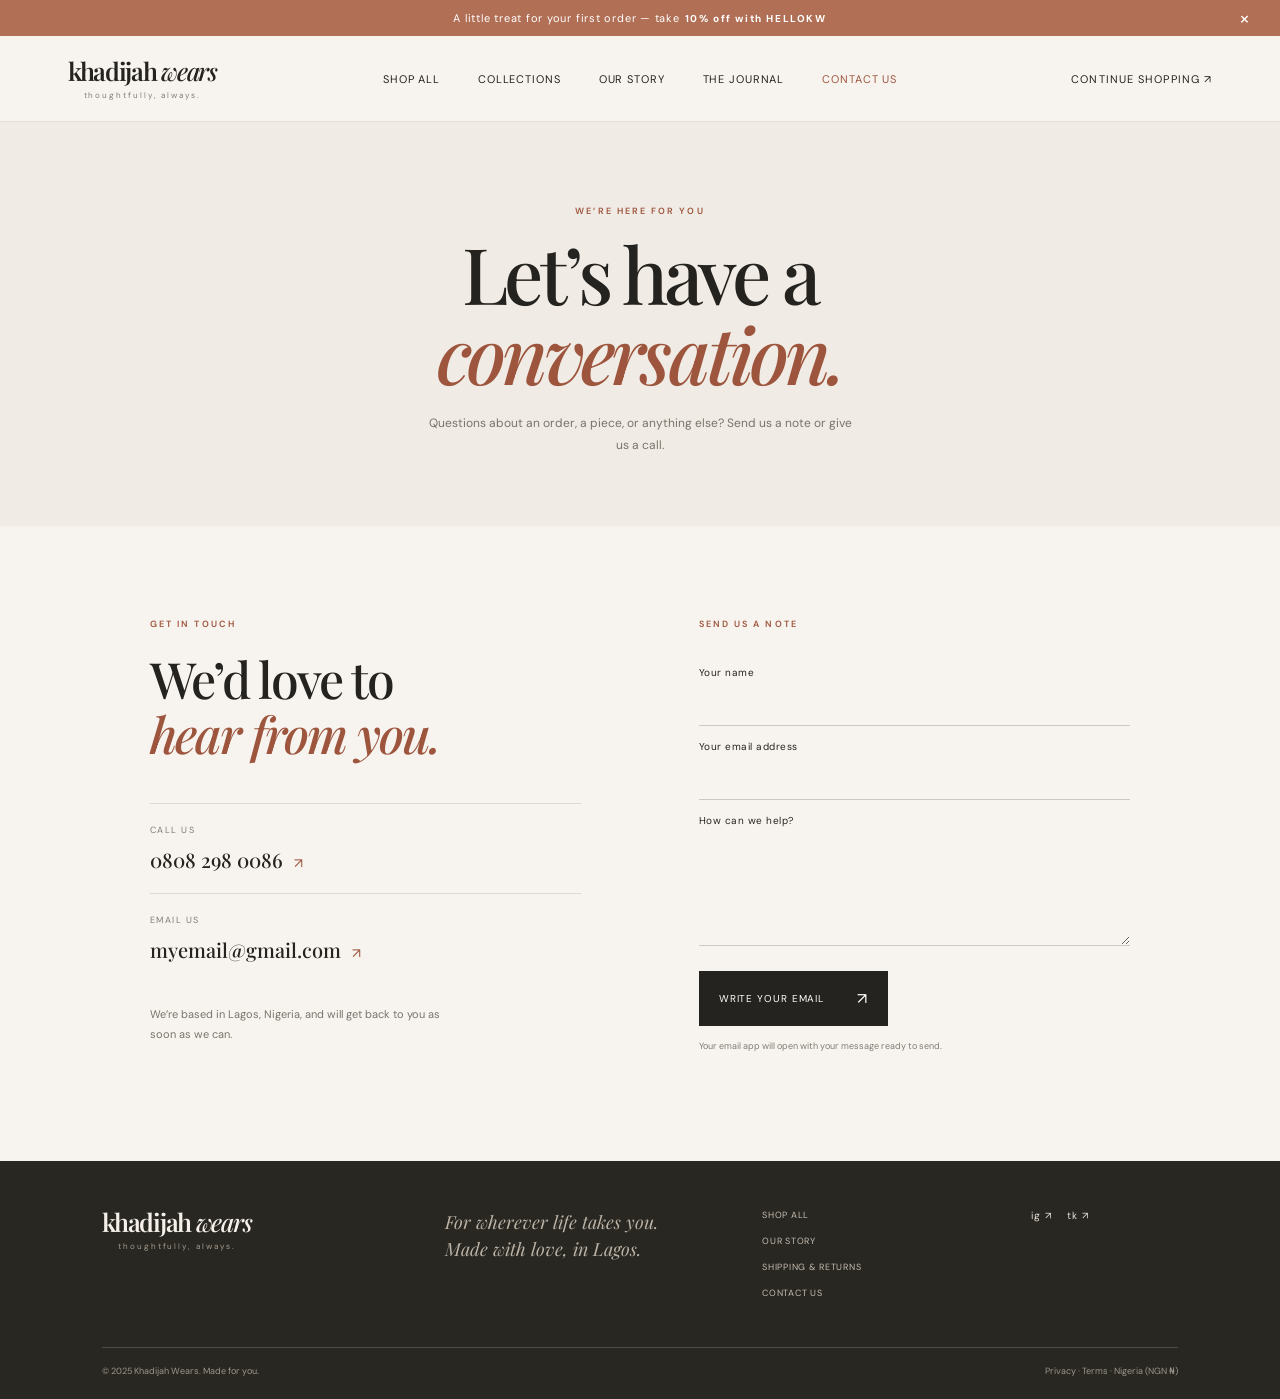
<file: contact.html>
<!doctype html>
<html lang="en">
<head>
  <meta charset="UTF-8" />
  <meta name="viewport" content="width=device-width, initial-scale=1.0" />
  <meta name="theme-color" content="#f7f4ef" />
  <meta name="description" content="Get in touch with Khadijah Wears by phone or email." />
  <title>Contact us — Khadijah Wears</title>
  <link rel="preconnect" href="https://fonts.googleapis.com" />
  <link rel="preconnect" href="https://fonts.gstatic.com" crossorigin />
  <link href="https://fonts.googleapis.com/css2?family=DM+Sans:wght@400;500;600;700&family=Playfair+Display:ital,wght@0,500;0,600;0,700;1,500;1,600&display=swap" rel="stylesheet" />
  <link rel="stylesheet" href="styles.css" />
</head>
<body class="contact-page">
  <div class="announcement">A little treat for your first order — take <strong>10% off with HELLOKW</strong><button class="announcement-close" aria-label="Dismiss announcement">×</button></div>
  <header class="site-header">
    <button class="icon-btn mobile-menu" aria-label="Open navigation" id="menuToggle"><span>☰</span></button>
    <a class="wordmark" href="index.html#home" aria-label="Khadijah Wears home">khadijah <i>wears</i><small>THOUGHTFULLY, ALWAYS.</small></a>
    <nav class="main-nav" id="mainNav"><a href="index.html#shop">Shop all</a><a href="collections.html">Collections</a><a href="index.html#story">Our story</a><a href="index.html#journal">The journal</a><a class="current" href="contact.html">Contact us</a></nav>
    <div class="header-actions"><a class="cart-trigger" href="index.html#shop">Continue shopping ↗</a></div>
  </header>
  <main>
    <section class="contact-intro"><p class="eyebrow">WE’RE HERE FOR YOU</p><h1>Let’s have a<br /><em>conversation.</em></h1><p>Questions about an order, a piece, or anything else? Send us a note or give us a call.</p></section>
    <section class="contact-content">
      <div class="contact-details">
        <p class="eyebrow">GET IN TOUCH</p>
        <h2>We’d love to<br /><em>hear from you.</em></h2>
        <div class="contact-detail"><span>CALL US</span><a href="tel:+2348082980086">0808 298 0086 <b>↗</b></a></div>
        <div class="contact-detail"><span>EMAIL US</span><a href="mailto:myemail@gmail.com">myemail@gmail.com <b>↗</b></a></div>
        <p class="contact-note">We’re based in Lagos, Nigeria, and will get back to you as soon as we can.</p>
      </div>
      <form class="contact-form" action="mailto:myemail@gmail.com" method="post" enctype="text/plain">
        <p class="eyebrow">SEND US A NOTE</p>
        <label for="contactName">Your name</label><input id="contactName" name="Name" autocomplete="name" required />
        <label for="contactEmail">Your email address</label><input id="contactEmail" name="Email" type="email" autocomplete="email" required />
        <label for="contactMessage">How can we help?</label><textarea id="contactMessage" name="Message" rows="5" required></textarea>
        <button class="button button-dark" type="submit">Write your email <span>↗</span></button>
        <small>Your email app will open with your message ready to send.</small>
      </form>
    </section>
  </main>
  <footer class="site-footer"><div class="footer-top"><a class="wordmark footer-logo" href="index.html#home">khadijah <i>wears</i><small>THOUGHTFULLY, ALWAYS.</small></a><p>For wherever life takes you.<br />Made with love, in Lagos.</p><div class="footer-links"><a href="index.html#shop">Shop all</a><a href="index.html#story">Our story</a><a href="#">Shipping & returns</a><a href="contact.html">Contact us</a></div><div class="social-links"><a href="#" aria-label="Instagram">ig ↗</a><a href="#" aria-label="TikTok">tk ↗</a></div></div><div class="footer-bottom"><span>© 2025 Khadijah Wears. Made for you.</span><span>Privacy · Terms · Nigeria (NGN ₦)</span></div></footer>
  <script>
    document.querySelector('#menuToggle').onclick = () => document.querySelector('#mainNav').classList.toggle('open');
    document.querySelectorAll('#mainNav a').forEach(link => link.onclick = () => document.querySelector('#mainNav').classList.remove('open'));
    document.querySelector('.announcement-close').onclick = () => document.querySelector('.announcement').remove();
  </script>
</body>
</html>
</file>
<file: styles.css>
:root{--paper:#f7f4ef;--ink:#25231f;--muted:#77736c;--rust:#9e553d;--line:#ded9d0;--serif:'Playfair Display',Georgia,serif;--sans:'DM Sans',sans-serif}*{box-sizing:border-box}html{scroll-behavior:smooth}body{margin:0;background:var(--paper);color:var(--ink);font-family:var(--sans);font-size:14px}button,a,input,select{font:inherit}button{color:inherit;cursor:pointer}a{color:inherit;text-decoration:none}.announcement{height:36px;display:flex;align-items:center;justify-content:center;gap:5px;background:#b16f56;color:#fff;font-size:11px;letter-spacing:.07em}.announcement strong{font-size:10px;letter-spacing:.16em}.announcement-close{position:absolute;right:24px;background:none;border:0;color:#fff;font-size:20px}.site-header{height:86px;padding:0 5.3%;display:grid;grid-template-columns:1fr 2fr 1fr;align-items:center;border-bottom:1px solid rgba(55,50,44,.1);position:relative;z-index:5}.wordmark{font-family:var(--serif);font-size:25px;font-weight:600;letter-spacing:-1.3px;line-height:1;text-transform:lowercase;width:max-content}.wordmark i{font-weight:500}.wordmark small{display:block;font:8px var(--sans);letter-spacing:.24em;text-align:center;margin-top:7px;color:#827c72}.main-nav{display:flex;justify-content:center;gap:38px}.main-nav a,.footer-links a{font-size:11px;letter-spacing:.08em;text-transform:uppercase;transition:color .2s}.main-nav a:hover,.footer-links a:hover{color:var(--rust)}.header-actions{display:flex;justify-content:flex-end;align-items:center;gap:21px}.icon-btn{border:0;background:none;font-size:22px;padding:4px}.cart-trigger{background:none;border:0;font-size:11px;letter-spacing:.1em;text-transform:uppercase}.cart-count{display:inline-flex;width:19px;height:19px;border-radius:50%;align-items:center;justify-content:center;background:#e8e1d7;margin-left:5px;font-size:10px}.mobile-menu{display:none}.hero{min-height:580px;height:min(70vw,700px);display:grid;grid-template-columns:46% 54%;padding:0 5.3%;position:relative}.hero-copy{padding:92px 20px 70px 0;display:flex;flex-direction:column;align-items:flex-start;position:relative}.eyebrow{font-size:9px;letter-spacing:.23em;font-weight:600;color:var(--rust);margin:0 0 21px}.hero h1{font:500 clamp(54px,6.6vw,89px)/.99 var(--serif);letter-spacing:-.055em;margin:0}.hero h1 em,h2 em,blockquote em{color:var(--rust);font-weight:500}.hero-text{max-width:330px;line-height:1.9;color:#77736c;font-size:13px;margin:26px 0 28px}.button{display:inline-flex;align-items:center;justify-content:space-between;gap:33px;padding:16px 19px;font-size:10px;letter-spacing:.09em;text-transform:uppercase;border:1px solid transparent;transition:.2s}.button span{font-size:16px}.button-dark{background:var(--ink);color:white}.button-dark:hover{background:var(--rust)}.button-outline{background:transparent;border-color:#a7a094}.button-outline:hover{background:var(--ink);color:white}.hero-note{display:flex;gap:13px;align-items:center;position:absolute;bottom:55px;left:0;color:#837e75;font-size:9px;letter-spacing:.09em;line-height:1.5;text-transform:uppercase}.note-line{width:36px;height:1px;background:var(--rust)}.hero-visual{position:relative;align-self:stretch;overflow:hidden;margin:20px 0 20px 0}.hero-visual>img{width:100%;height:100%;object-fit:cover;object-position:center 42%;display:block}.hero-sticker{position:absolute;right:-18px;top:55px;width:124px;height:124px;border-radius:50%;background:#eee2d5;display:flex;flex-direction:column;justify-content:center;align-items:center;text-align:center;color:#746252;font-size:10px;letter-spacing:.13em;line-height:1.5;transform:rotate(9deg)}.hero-sticker em{font:italic 17px var(--serif);letter-spacing:0}.image-credit{position:absolute;left:17px;bottom:15px;color:#fff;font-size:8px;letter-spacing:.18em;text-shadow:0 1px 5px #333}.hero-index{position:absolute;right:5.3%;bottom:39px;font-size:9px;letter-spacing:.15em;color:var(--muted)}.perks{min-height:64px;background:#eee9e1;display:flex;align-items:center;justify-content:space-around;padding:12px 5%;font:italic 16px var(--serif);color:#6b6258}.section{padding:110px 8%}.section-heading{display:flex;align-items:end;justify-content:space-between;margin-bottom:38px}.section-heading h2,.story-copy h2,.newsletter h2{font:500 clamp(37px,4vw,54px)/1.1 var(--serif);letter-spacing:-.04em;margin:0}.text-link{font-size:10px;text-transform:uppercase;letter-spacing:.1em;border-bottom:1px solid #aaa398;padding-bottom:8px}.text-link span{font-size:15px;margin-left:8px}.collection-grid{display:grid;grid-template-columns:1.13fr 1fr 1fr;gap:17px}.collection-card{height:350px;position:relative;overflow:hidden;background:#e8dfd4}.collection-tall{height:440px;grid-row:span 1}.collection-card img{width:100%;height:100%;object-fit:cover;transition:transform .7s}.collection-card:hover img{transform:scale(1.04)}.collection-label{position:absolute;bottom:0;left:0;right:0;padding:47px 22px 20px;color:white;background:linear-gradient(transparent,rgba(0,0,0,.53));font-size:9px;letter-spacing:.16em}.collection-label b{display:block;font:italic 21px var(--serif);letter-spacing:0;margin-top:7px}.shop-section{background:#efebe5;padding-top:99px;padding-bottom:100px}.shop-tools{display:flex;align-items:center;justify-content:space-between;border-bottom:1px solid #d9d3ca;padding-bottom:17px;margin-bottom:24px}.filters{display:flex;gap:24px}.filter{background:none;border:0;padding:8px 0;color:#827d74;font-size:10px;letter-spacing:.08em}.filter.active{color:var(--ink);border-bottom:1px solid var(--rust)}.sort-label{font-size:10px;color:#777}.sort-label select{background:transparent;border:0;color:var(--ink);font-size:10px;padding:4px}.search-panel{display:none;margin:0 0 22px;border-bottom:1px solid #bcb5aa}.search-panel.open{display:flex}.search-panel input{width:100%;padding:14px 0;background:transparent;border:0;outline:0;font:italic 18px var(--serif)}.search-panel button{border:0;background:none;font-size:20px}.product-grid{display:grid;grid-template-columns:repeat(4,1fr);gap:38px 17px}.product-image{height:clamp(230px,30vw,390px);position:relative;overflow:hidden;background:#e5ded5}.product-image img{width:100%;height:100%;object-fit:cover;transition:transform .45s}.product-card:hover .product-image img{transform:scale(1.03)}.badge{position:absolute;top:12px;left:12px;background:var(--paper);padding:7px 9px;font-size:8px;letter-spacing:.14em}.quick-btn{position:absolute;left:10px;right:10px;bottom:10px;width:calc(100% - 20px);padding:12px;border:0;background:rgba(247,244,239,.94);font-size:9px;letter-spacing:.13em;text-transform:uppercase;opacity:0;transform:translateY(5px);transition:.2s}.product-card:hover .quick-btn{opacity:1;transform:translateY(0)}.product-meta{display:flex;justify-content:space-between;align-items:start;margin-top:13px;gap:10px}.product-name{font:500 16px var(--serif);margin:0}.product-category{font-size:9px;letter-spacing:.12em;text-transform:uppercase;color:#858076;margin:7px 0 0}.product-price{font-size:11px;white-space:nowrap;margin-top:4px}.swatches{display:flex;gap:6px;margin-top:12px}.swatch{width:10px;height:10px;border-radius:50%;border:1px solid rgba(0,0,0,.13)}.add-mini{border:0;border-bottom:1px solid #aaa398;background:none;color:#645f57;font-size:9px;text-transform:uppercase;letter-spacing:.08em;padding:8px 0 4px;margin-top:5px}.center-action{text-align:center;margin-top:53px}.no-results{text-align:center;padding:60px 0;color:var(--muted)}.story-band{background:#e9e1d8;display:grid;grid-template-columns:1fr 1fr;min-height:550px}.story-image{height:550px}.story-image img{width:100%;height:100%;object-fit:cover}.story-copy{padding:100px 12% 70px 13%;position:relative;overflow:hidden}.story-copy p:not(.eyebrow){line-height:2;color:#716b62;font-size:13px;max-width:390px;margin:27px 0}.story-copy .text-link{display:inline-block;margin-top:10px}.story-mark{position:absolute;right:9%;bottom:-59px;font:italic 142px var(--serif);color:rgba(158,85,61,.1)}.quote-section{text-align:center;padding:99px 20px 90px}.quote-section blockquote{font:500 clamp(34px,4.5vw,57px)/1.23 var(--serif);letter-spacing:-.03em;margin:0 0 27px}.quote-credit{font-size:9px;letter-spacing:.16em;color:#77736c}.quote-dots{display:flex;gap:8px;justify-content:center;margin-top:28px}.quote-dots span{width:5px;height:5px;border-radius:50%;background:#c6bfb4}.quote-dots span.active{background:var(--rust)}.newsletter{background:#d9cec1;padding:80px 12%;display:grid;grid-template-columns:1fr 1fr;gap:80px;align-items:center}.newsletter p:not(.eyebrow){font-size:12px;line-height:1.8;color:#6f685e;max-width:310px}.newsletter form{align-self:center}.newsletter form label{font-size:9px;letter-spacing:.13em;text-transform:uppercase}.email-field{display:flex;border-bottom:1px solid #766e62;margin:13px 0 10px}.email-field input{flex:1;border:0;background:none;padding:14px 0;outline:none;font:italic 18px var(--serif)}.email-field button{border:0;background:none;font-size:22px}.newsletter small{font-size:9px;color:#797267}.site-footer{padding:48px 8% 22px;background:#292722;color:#eae5dc}.footer-top{display:grid;grid-template-columns:1.3fr 1.2fr 1fr .6fr;align-items:start;gap:25px;padding-bottom:48px}.footer-logo{color:#f5f0e9}.footer-logo small{color:#a39b8d}.footer-top>p{font:italic 18px/1.5 var(--serif);color:#bcb4a7;margin:0}.footer-links{display:grid;gap:14px}.footer-links a{font-size:9px;color:#c5bdb1}.social-links{display:flex;gap:15px;font-size:10px;letter-spacing:.1em}.footer-bottom{border-top:1px solid #504c44;padding-top:17px;display:flex;justify-content:space-between;color:#9d968b;font-size:9px}.overlay{position:fixed;inset:0;background:rgba(30,27,23,.42);z-index:10;opacity:0;pointer-events:none;transition:opacity .3s}.overlay.visible{opacity:1;pointer-events:auto}.cart-drawer{position:fixed;z-index:11;top:0;right:0;height:100%;width:min(440px,100%);background:var(--paper);padding:27px 30px;transform:translateX(100%);transition:transform .35s;display:flex;flex-direction:column}.cart-drawer.open{transform:translateX(0)}.drawer-header{display:flex;justify-content:space-between;align-items:center;border-bottom:1px solid var(--line);padding-bottom:18px}.drawer-header h2{font:500 25px var(--serif);margin:0}.drawer-header h2 span{font:11px var(--sans);color:var(--muted)}.drawer-header .icon-btn{font-size:25px}.shipping-progress{padding:17px 0;border-bottom:1px solid var(--line)}.shipping-progress p{font-size:10px;color:#716b62;margin:0 0 10px}.progress-track{height:3px;background:#e2ddd5}.progress-track span{display:block;width:0;height:100%;background:var(--rust);transition:width .3s}.cart-items{overflow:auto;flex:1}.cart-row{display:grid;grid-template-columns:76px 1fr auto;gap:14px;padding:18px 0;border-bottom:1px solid var(--line)}.cart-row img{width:76px;height:95px;object-fit:cover}.cart-row h3{font:500 15px var(--serif);margin:4px 0 7px}.cart-row p{font-size:10px;color:var(--muted);margin:0 0 9px}.qty-control{display:flex;align-items:center;gap:12px}.qty-control button{border:1px solid var(--line);background:none;width:23px;height:23px}.qty-control span{font-size:10px}.remove-item{border:0;background:none;color:#928a7e;font-size:10px;text-decoration:underline;padding:8px 0}.cart-empty{display:none;flex:1;align-items:center;justify-content:center;flex-direction:column;text-align:center}.cart-empty.visible{display:flex}.cart-empty>span{font:36px var(--serif);color:var(--rust)}.cart-empty h3{font:500 24px var(--serif);max-width:260px;margin:17px 0 7px}.cart-empty p{font-size:11px;color:var(--muted);margin:0 0 20px}.drawer-footer{padding-top:17px}.drawer-footer.hidden{display:none}.subtotal{display:flex;justify-content:space-between;font-size:12px}.subtotal strong{font-size:14px}.drawer-footer>p{font-size:9px;color:var(--muted)}.checkout-btn{width:100%;margin-top:11px}.continue-link{border:0;background:none;display:block;margin:16px auto 0}.quick-view,.account-modal{border:0;padding:0;background:var(--paper);color:var(--ink);max-width:min(850px,92vw);width:850px;box-shadow:0 20px 80px #1b18154a;position:relative}.quick-view::backdrop,.account-modal::backdrop{background:#201e1a88}.quick-close{position:absolute;right:15px;top:12px;background:rgba(247,244,239,.8);border:0;font-size:25px;z-index:2;width:35px;height:35px;border-radius:50%}.quick-layout{display:grid;grid-template-columns:1fr 1fr;min-height:460px}.quick-layout img{width:100%;height:100%;object-fit:cover;max-height:570px}.quick-info{padding:65px 42px 35px}.quick-info h2{font:500 35px var(--serif);margin:0 0 7px}.quick-info .product-price{font-size:13px}.quick-info p{color:#79736a;line-height:1.8;font-size:12px;margin:23px 0}.quick-info label{display:block;font-size:9px;letter-spacing:.1em;text-transform:uppercase;margin:23px 0 9px}.size-options{display:flex;gap:7px}.size-options button{background:transparent;border:1px solid var(--line);padding:10px 13px;font-size:10px}.size-options button.selected{border-color:var(--ink);background:#e8e1d8}.quick-info .button{width:100%;margin-top:20px}.account-modal{width:min(480px,92vw);padding:56px 55px}.account-modal h2{font:500 37px var(--serif);margin:0 0 25px}.account-modal form label{display:block;font-size:9px;letter-spacing:.1em;text-transform:uppercase;margin:16px 0}.account-modal input{display:block;width:100%;padding:13px 0;background:none;border:0;border-bottom:1px solid var(--line);outline:none;font:14px var(--sans);margin-top:5px}.account-modal form .button{margin-top:14px;width:100%}.account-note{font-size:11px;color:var(--muted);margin-top:22px}.account-note a{color:var(--rust);text-decoration:underline}body.locked{overflow:hidden}
@media(max-width:850px){.site-header{padding:0 4%;grid-template-columns:1fr auto 1fr;height:75px}.mobile-menu{display:block}.main-nav{display:none;position:absolute;top:75px;left:0;right:0;padding:25px;background:var(--paper);flex-direction:column;gap:22px;border-bottom:1px solid var(--line)}.main-nav.open{display:flex}.wordmark{grid-column:2;grid-row:1;font-size:22px}.header-actions{gap:11px}.account-btn{display:none}.hero{padding:0 4%;grid-template-columns:45% 55%;min-height:520px}.hero-copy{padding-top:82px}.hero-text{max-width:280px}.hero h1{font-size:clamp(50px,8vw,70px)}.hero-sticker{width:100px;height:100px;right:-11px;font-size:8px}.hero-sticker em{font-size:14px}.perks{flex-wrap:wrap;gap:11px 25px;font-size:13px}.section{padding:80px 5%}.product-grid{grid-template-columns:repeat(2,1fr);gap:30px 14px}.product-image{height:clamp(260px,61vw,480px)}.collection-card{height:310px}.collection-tall{height:390px}.story-copy{padding:75px 8%}.newsletter{padding:68px 8%;gap:35px}.footer-top{grid-template-columns:1fr 1fr;row-gap:30px}.hero-index{right:4%}}
@media(max-width:560px){.announcement{font-size:9px;height:32px}.announcement-close{right:9px}.site-header{height:68px;padding:0 16px}.wordmark{font-size:20px}.header-actions{gap:8px}.icon-btn{font-size:20px}.cart-trigger{font-size:9px;padding:0}.main-nav{top:68px}.hero{height:auto;min-height:0;display:flex;flex-direction:column;padding:0}.hero-copy{padding:58px 7% 63px;min-height:380px}.hero h1{font-size:64px}.hero-text{font-size:12px;margin:20px 0 22px}.hero-note{bottom:19px;left:7%}.hero-visual{height:410px;margin:0}.hero-visual>img{object-position:center 39%}.hero-sticker{right:12px;top:20px}.hero-index{display:none}.perks{min-height:76px;padding:13px 5%;font-size:12px;justify-content:center;gap:8px 23px}.section{padding:66px 6%}.section-heading{align-items:start;gap:20px;margin-bottom:27px}.section-heading h2{font-size:40px}.section-heading .text-link{font-size:8px;white-space:nowrap;margin-top:32px}.collection-grid{grid-template-columns:1fr 1fr;gap:10px}.collection-card,.collection-tall{height:255px}.collection-tall{grid-column:span 2;height:370px}.collection-label{padding:40px 12px 14px;font-size:8px}.collection-label b{font-size:17px}.shop-section{padding-top:65px}.shop-heading{display:block}.shop-heading .desktop-link{display:none}.shop-tools{align-items:flex-start;flex-direction:column;gap:10px}.filters{width:100%;overflow:auto;gap:19px}.filter{white-space:nowrap;font-size:9px}.sort-label{align-self:flex-end}.product-grid{gap:25px 10px}.product-image{height:clamp(205px,66vw,330px)}.quick-btn{opacity:1;transform:none;bottom:7px;padding:10px;font-size:8px}.product-meta{display:block;margin-top:10px}.product-meta>div:last-child{display:flex;align-items:center;justify-content:space-between}.product-name{font-size:15px}.product-price{font-size:10px}.product-category{font-size:8px}.add-mini{margin-top:8px}.story-band{grid-template-columns:1fr}.story-image{height:380px}.story-copy{padding:64px 8% 77px}.story-copy h2{font-size:43px}.quote-section{padding:74px 15px}.quote-section blockquote{font-size:36px}.newsletter{grid-template-columns:1fr;padding:58px 8%;gap:25px}.newsletter h2{font-size:42px}.footer-top{grid-template-columns:1fr 1fr;gap:27px 16px}.footer-top>p{font-size:16px}.footer-logo{font-size:22px}.footer-bottom{font-size:8px;gap:15px;line-height:1.7}.quick-layout{grid-template-columns:1fr}.quick-layout img{height:290px}.quick-info{padding:29px 24px}.quick-info h2{font-size:29px}.quick-view{max-height:92vh;overflow:auto}.account-modal{padding:53px 28px}.cart-drawer{padding:23px 20px}}
.main-nav a.current{color:var(--rust)}
.contact-intro{text-align:center;padding:83px 20px 70px;background:#f0ebe4}.contact-intro .eyebrow{margin-bottom:17px}.contact-intro h1{font:500 clamp(50px,7vw,78px)/1.02 var(--serif);letter-spacing:-.05em;margin:0}.contact-intro h1 em,.contact-details h2 em{color:var(--rust);font-weight:500}.contact-intro>p:last-child{max-width:430px;margin:20px auto 0;color:#79736a;font-size:12px;line-height:1.8}.contact-content{max-width:1050px;margin:0 auto;padding:92px 35px 105px;display:grid;grid-template-columns:1fr 1fr;gap:12%}.contact-details h2{font:500 clamp(36px,4vw,50px)/1.1 var(--serif);letter-spacing:-.04em;margin:0 0 42px}.contact-detail{border-top:1px solid var(--line);padding:20px 0;display:flex;flex-direction:column;gap:10px}.contact-detail>span{font-size:9px;letter-spacing:.16em;color:#817b72}.contact-detail>a{font:500 20px var(--serif)}.contact-detail b{font:14px var(--sans);color:var(--rust);margin-left:6px}.contact-note{max-width:300px;margin-top:22px;color:#79736a;font-size:11px;line-height:1.8}.contact-form{display:flex;flex-direction:column;align-items:stretch}.contact-form .eyebrow{margin-bottom:22px}.contact-form label{font-size:10px;letter-spacing:.05em;margin:14px 0 8px}.contact-form input,.contact-form textarea{width:100%;border:0;border-bottom:1px solid #cfc8be;background:transparent;padding:10px 2px;color:var(--ink);font:14px var(--sans);outline:none;resize:vertical}.contact-form input:focus,.contact-form textarea:focus{border-color:var(--rust)}.contact-form .button{align-self:flex-start;margin-top:25px}.contact-form small{font-size:9px;color:#817b72;margin-top:13px;line-height:1.6}
@media(max-width:700px){.contact-intro{padding:62px 20px 53px}.contact-intro h1{font-size:54px}.contact-content{grid-template-columns:1fr;gap:45px;padding:65px 8% 75px}.contact-details h2{margin-bottom:29px}.contact-detail>a{font-size:18px}}
.collection-intro{text-align:center;padding:78px 20px 53px;background:#f0ebe4}.collection-intro .eyebrow{margin-bottom:17px}.collection-intro h1{font:500 clamp(48px,7vw,78px)/1.05 var(--serif);letter-spacing:-.05em;margin:0}.collection-intro>p:not(.eyebrow){color:#79736a;font-size:12px;line-height:1.8;margin:17px 0}.breadcrumb{font-size:9px;letter-spacing:.09em;color:#827b70;text-transform:uppercase;margin-top:27px}.breadcrumb span{margin:0 5px}.collection-shop{padding-top:72px}.collection-promise{text-align:center;padding:80px 20px;background:#e9e1d8}.collection-promise h2{font:500 clamp(34px,4.5vw,53px)/1.2 var(--serif);max-width:680px;margin:0 auto}.collection-promise>p:not(.eyebrow){font-size:12px;color:#756e64;margin:16px auto 24px}
@media(max-width:560px){.collection-intro{padding:59px 15px 38px}.collection-intro h1{font-size:48px}.collection-shop{padding-top:52px}.collection-promise{padding:60px 25px}.collection-promise h2{font-size:37px}}
</file>
